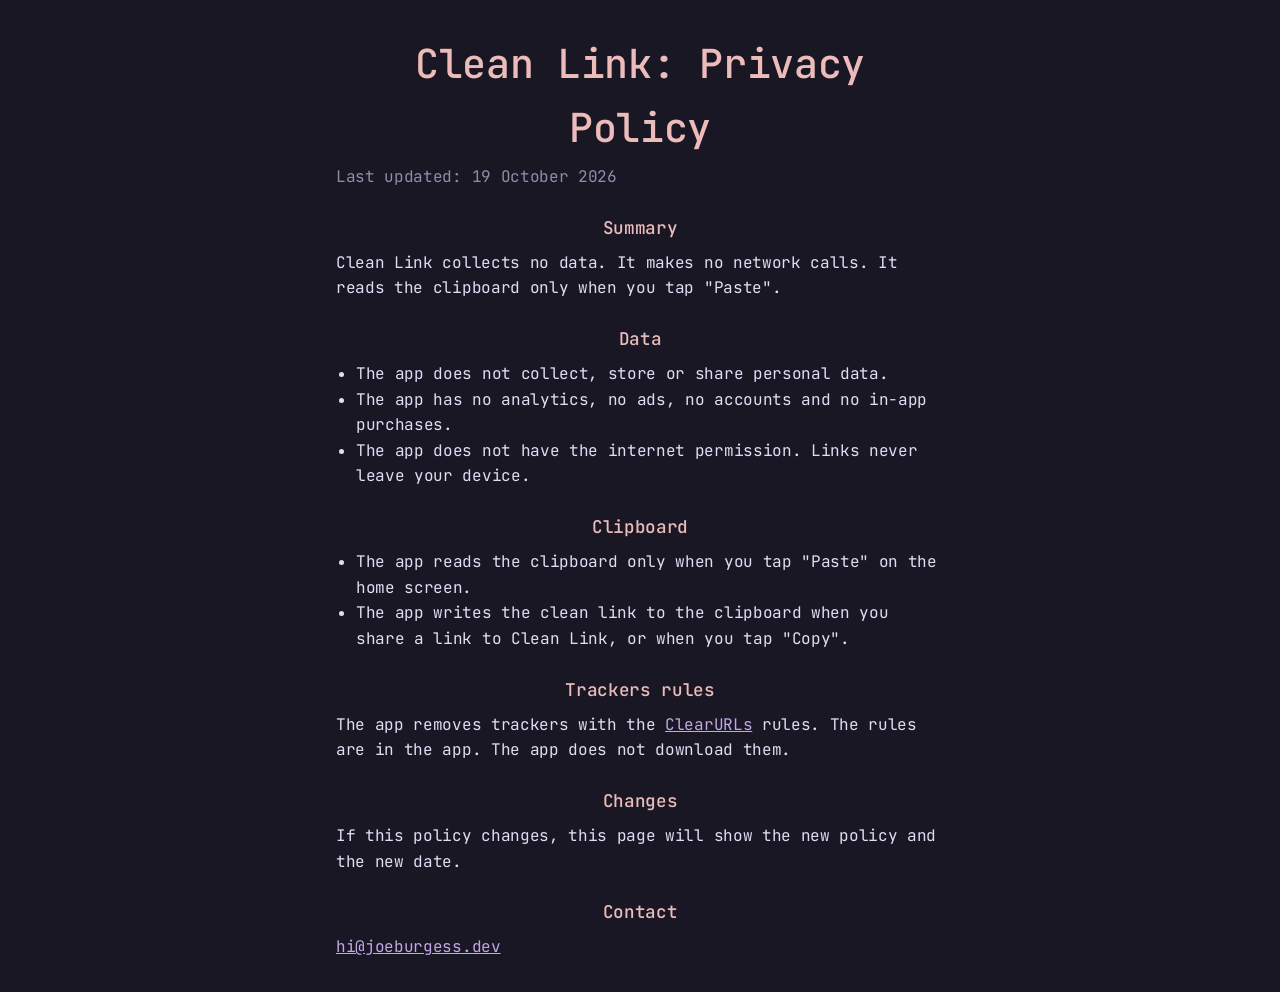
<file: templates/shuck-privacy.html>
<!DOCTYPE html>
<html lang="en">
<head>
    <meta charset="UTF-8">
    <meta name="viewport" content="width=device-width, initial-scale=1.0">
    <title>Clean Link - Privacy Policy</title>
    <link rel="preconnect" href="https://fonts.googleapis.com">
    <link rel="preconnect" href="https://fonts.gstatic.com" crossorigin>
    <link href="https://fonts.googleapis.com/css2?family=JetBrains+Mono:wght@400;500&display=swap" rel="stylesheet">
    <link rel="stylesheet" href="/static/css/themes.css">
    <link rel="stylesheet" href="/static/css/main.css">
    <script>
        (function() {
            var t = localStorage.getItem("theme") || "dark";
            document.documentElement.setAttribute("data-theme", t);
        })();
    </script>
    <style>
        .policy { max-width: 40rem; padding: 2rem 1rem; line-height: 1.6; }
        .policy h1 { margin-bottom: 0.25rem; color: var(--accent); }
        .policy h2 { margin: 1.5rem 0 0.5rem; font-size: 1.1rem; color: var(--accent); }
        .policy p, .policy li { color: var(--primary); }
        .policy ul { padding-left: 1.25rem; }
        .policy .updated { color: var(--secondary); }
        .policy a { color: var(--link); }
    </style>
</head>
<body>
    <main class="policy">
        <h1>Clean Link: Privacy Policy</h1>
        <p class="updated">Last updated: 19 October 2026</p>

        <h2>Summary</h2>
        <p>Clean Link collects no data. It makes no network calls. It reads the clipboard only when you tap "Paste".</p>

        <h2>Data</h2>
        <ul>
            <li>The app does not collect, store or share personal data.</li>
            <li>The app has no analytics, no ads, no accounts and no in-app purchases.</li>
            <li>The app does not have the internet permission. Links never leave your device.</li>
        </ul>

        <h2>Clipboard</h2>
        <ul>
            <li>The app reads the clipboard only when you tap "Paste" on the home screen.</li>
            <li>The app writes the clean link to the clipboard when you share a link to Clean Link, or when you tap "Copy".</li>
        </ul>

        <h2>Trackers rules</h2>
        <p>The app removes trackers with the <a href="https://clearurls.xyz">ClearURLs</a> rules. The rules are in the app. The app does not download them.</p>

        <h2>Changes</h2>
        <p>If this policy changes, this page will show the new policy and the new date.</p>

        <h2>Contact</h2>
        <p><a href="mailto:hi@joeburgess.dev">hi@joeburgess.dev</a></p>
    </main>
</body>
</html>
</file>
<file: static/css/themes.css>
:root {
  /* Rose Pine (Dark) */
  --base: #191724;
  --surface: #1f1d2e;
  --overlay: #26233a;
  --muted: #6e6a86;
  --subtle: #908caa;
  --text: #e0def4;
  --love: #eb6f92;
  --gold: #f6c177;
  --rose: #ebbcba;
  --pine: #31748f;
  --foam: #9ccfd8;
  --iris: #c4a7e7;

  --background: var(--base);
  --card-bg: var(--surface);
  --primary: var(--text);
  --secondary: var(--subtle);
  --accent: var(--rose);
  --link: var(--iris);
  --link-hover: var(--foam);
}

/* Rose Pine (Dawn) */
[data-theme="light"] {
  --base: #faf4ed;
  --surface: #fffaf3;
  --overlay: #f2e9e1;
  --muted: #9893a5;
  --subtle: #797593;
  --text: #575279;
  --love: #b4637a;
  --gold: #ea9d34;
  --rose: #d7827e;
  --pine: #286983;
  --foam: #56949f;
  --iris: #907aa9;

  --background: var(--base);
  --card-bg: var(--surface);
  --primary: var(--text);
  --secondary: var(--subtle);
  --accent: var(--rose);
  --link: var(--pine);
  --link-hover: var(--iris);
}

html {
  transition:
    background-color 0.6s ease,
    color 0.6s ease;
}
</file>
<file: static/css/main.css>
* {
  margin: 0;
  padding: 0;
  box-sizing: border-box;
}

*,
*::before,
*::after {
  transition:
    background-color 0.6s ease,
    color 0.6s ease,
    border-color 0.6s ease,
    box-shadow 0.6s ease;
}

body {
  font-family: "JetBrains Mono", monospace;
  background-color: var(--background);
  color: var(--primary);
  display: flex;
  justify-content: center;
  align-items: center;
  min-height: 100vh;
  letter-spacing: -0.02em;
}

.container {
  display: flex;
  flex-direction: column;
  align-items: center;
  justify-content: center;
  padding: 2rem;
  max-width: 100%;
}

.theme-toggle {
  position: fixed;
  top: 1.5rem;
  right: 1.5rem;
  background: var(--overlay);
  border: none;
  color: var(--secondary);
  width: 40px;
  height: 40px;
  border-radius: 50%;
  cursor: pointer;
  display: flex;
  align-items: center;
  justify-content: center;
  font-size: 1.2rem;
  text-decoration: none;
  z-index: 10;
  box-shadow: 0 4px 12px rgba(0, 0, 0, 0.1);
  transition:
    background 0.6s ease,
    color 0.6s ease;
}

.theme-toggle:hover {
  background: var(--muted);
  color: var(--text);
  transition:
    background 0.2s ease,
    color 0.2s ease;
}

.profile-img {
  width: 200px;
  height: 200px;
  border-radius: 50%;
  object-fit: cover;
  border: 3px solid var(--accent);
  margin-bottom: 2rem;
  box-shadow: 0 6px 20px rgba(0, 0, 0, 0.15);
}

h1 {
  font-size: 2.5rem;
  font-weight: 500;
  color: var(--primary);
  text-align: center;
  margin: 0 auto;
  margin-bottom: 1rem;
}

.social-icons {
  display: flex;
  gap: 1.5rem;
  margin-top: 1rem;
}

.social-link {
  color: var(--secondary);
  text-decoration: none;
  display: flex;
  align-items: center;
  justify-content: center;
  width: 50px;
  height: 50px;
  border-radius: 50%;
  background: var(--overlay);
  transition:
    transform 0.2s ease,
    color 0.6s ease,
    background-color 0.6s ease,
    box-shadow 0.6s ease;
}

.social-link:hover {
  transform: translateY(-4px);
  color: var(--accent);
  background: var(--overlay);
  box-shadow: 0 5px 15px rgba(0, 0, 0, 0.1);
  transition:
    transform 0.2s ease,
    color 0.2s ease,
    background-color 0.6s ease,
    box-shadow 0.2s ease;
}

.social-link svg {
  width: 24px;
  height: 24px;
  fill: currentColor;
  transition: fill 0.1s ease;
}

.github-section,
.github-activity {
  width: 100%;
  max-width: 800px;
  margin-top: 3rem;
}

h2 {
  font-size: 1.5rem;
  color: var(--primary);
  margin-bottom: 1rem;
  text-align: center;
  font-weight: 500;
}

.github-repos {
  display: grid;
  grid-template-columns: repeat(auto-fill, minmax(300px, 1fr));
  gap: 1rem;
}

.repo-card {
  background: var(--card-bg);
  border-radius: 8px;
  padding: 1.25rem;
  text-decoration: none;
  color: var(--primary);
  box-shadow: 0 2px 8px rgba(0, 0, 0, 0.08);
  display: flex;
  flex-direction: column;
  height: 100%;
  transition:
    transform 0.2s ease,
    box-shadow 0.2s ease,
    background-color 0.6s ease,
    color 0.6s ease;
}

.repo-card:hover {
  transform: translateY(-3px);
  box-shadow: 0 8px 16px rgba(0, 0, 0, 0.12);
}

.repo-header {
  display: flex;
  justify-content: space-between;
  align-items: center;
  margin-bottom: 0.8rem;
}

.repo-name {
  font-size: 1.1rem;
  font-weight: 500;
  color: var(--link);
  margin: 0;
}

.language-tag {
  font-size: 0.7rem;
  padding: 0.2rem 0.5rem;
  border-radius: 20px;
  background: var(--overlay);
  color: var(--secondary);
}

.lang-javascript {
  color: var(--gold);
}
.lang-typescript {
  color: var(--pine);
}
.lang-go {
  color: var(--foam);
}
.lang-python {
  color: var(--iris);
}
.lang-ruby {
  color: var(--love);
}
.lang-html {
  color: var(--rose);
}
.lang-css {
  color: var(--pine);
}

.repo-description {
  font-size: 0.85rem;
  color: var(--secondary);
  margin-bottom: 1rem;
  flex-grow: 1;
}

.repo-description.empty {
  font-style: italic;
  opacity: 0.7;
}

.repo-stats {
  display: flex;
  justify-content: space-between;
  font-size: 0.75rem;
  color: var(--muted);
}

.activity-timeline {
  margin-top: 1.5rem;
  border-left: 2px solid var(--overlay);
  padding-left: 1.2rem;
}

.activity-item {
  position: relative;
  padding-bottom: 1.5rem;
  display: flex;
  margin-left: 1.5rem;
}

.activity-item:last-child {
  padding-bottom: 0;
}

.activity-icon {
  position: absolute;
  left: -1.5rem;
  background: var(--overlay);
  border-radius: 50%;
  width: 2rem;
  height: 2rem;
  display: flex;
  align-items: center;
  justify-content: center;
}

.activity-icon svg {
  width: 1.2rem;
  height: 1.2rem;
  fill: var(--accent);
}

.activity-content {
  margin-left: 1rem;
}

.activity-content p {
  margin: 0;
  font-size: 0.9rem;
  transition: color 0.3s ease;
}

.activity-content a {
  color: var(--link);
  text-decoration: none;
  transition: color 0.3s ease;
}

.activity-content a:hover {
  text-decoration: underline;
  color: var(--link-hover);
}

.activity-time {
  font-size: 0.75rem;
  color: var(--muted);
  transition: color 0.3s ease;
}

.weather-widget {
  display: flex;
  align-items: center;
  background: var(--card-bg);
  border-radius: 8px;
  padding: 0.8rem 1.2rem;
  margin-top: 2rem;
  box-shadow: 0 2px 8px rgba(0, 0, 0, 0.08);
  width: fit-content;
}

.weather-icon {
  width: 50px;
  height: 50px;
}

.weather-info {
  margin-left: 0.8rem;
  display: flex;
  flex-direction: column;
}

.weather-temp {
  font-size: 1.2rem;
  font-weight: 500;
}

.weather-location,
.weather-condition {
  font-size: 0.8rem;
  color: var(--secondary);
}

.weather-powered-by {
  font-size: 0.7rem;
  color: var(--muted);
  margin-top: 0.3rem;
}

.breeze-link {
  color: var(--link);
  text-decoration: none;
  transition: color 0.2s ease;
}

.breeze-link:hover {
  color: var(--link-hover);
  text-decoration: underline;
}

.last-updated {
  margin-top: 2rem;
  font-size: 0.75rem;
  color: var(--muted);
  text-align: center;
}

@media (max-width: 768px) {
  .profile-img {
    width: 150px;
    height: 150px;
  }

  h1 {
    font-size: 2rem;
  }

  .github-repos {
    grid-template-columns: 1fr;
  }
}

.nav-links {
  display: flex;
  gap: 2rem;
  margin-top: 2.5rem;
  margin-bottom: 1.5rem;
}

.nav-link {
  color: var(--iris);
  text-decoration: none;
  font-size: 1.1rem;
  font-weight: 500;
  transition: color 0.2s ease;
  position: relative;
  padding: 0.2rem 0.5rem;
  border-radius: 4px;
}

.nav-link:hover {
  color: var(--rose);
}

.nav-link:after {
  content: "";
  position: absolute;
  width: 0;
  height: 2px;
  bottom: -4px;
  left: 0;
  background-color: var(--rose);
  transition: width 0.3s ease;
}

.nav-link:hover:after {
  width: 100%;
}

.error-container {
    text-align: center;
    padding: 2rem;
}

.error-code {
    font-size: 6rem;
    font-weight: 500;
    color: var(--muted);
    margin: 0;
    line-height: 1;
}

.error-msg {
    font-size: 1.2rem;
    color: var(--secondary);
    margin: 1rem 0 2rem;
}

.home-link {
    color: var(--iris);
    text-decoration: none;
    font-size: 1rem;
    padding: 0.5rem 1rem;
    border: 1px solid var(--overlay);
    border-radius: 6px;
    transition: all 0.2s ease;
}

.home-link:hover {
    background: var(--overlay);
    color: var(--rose);
}
</file>
